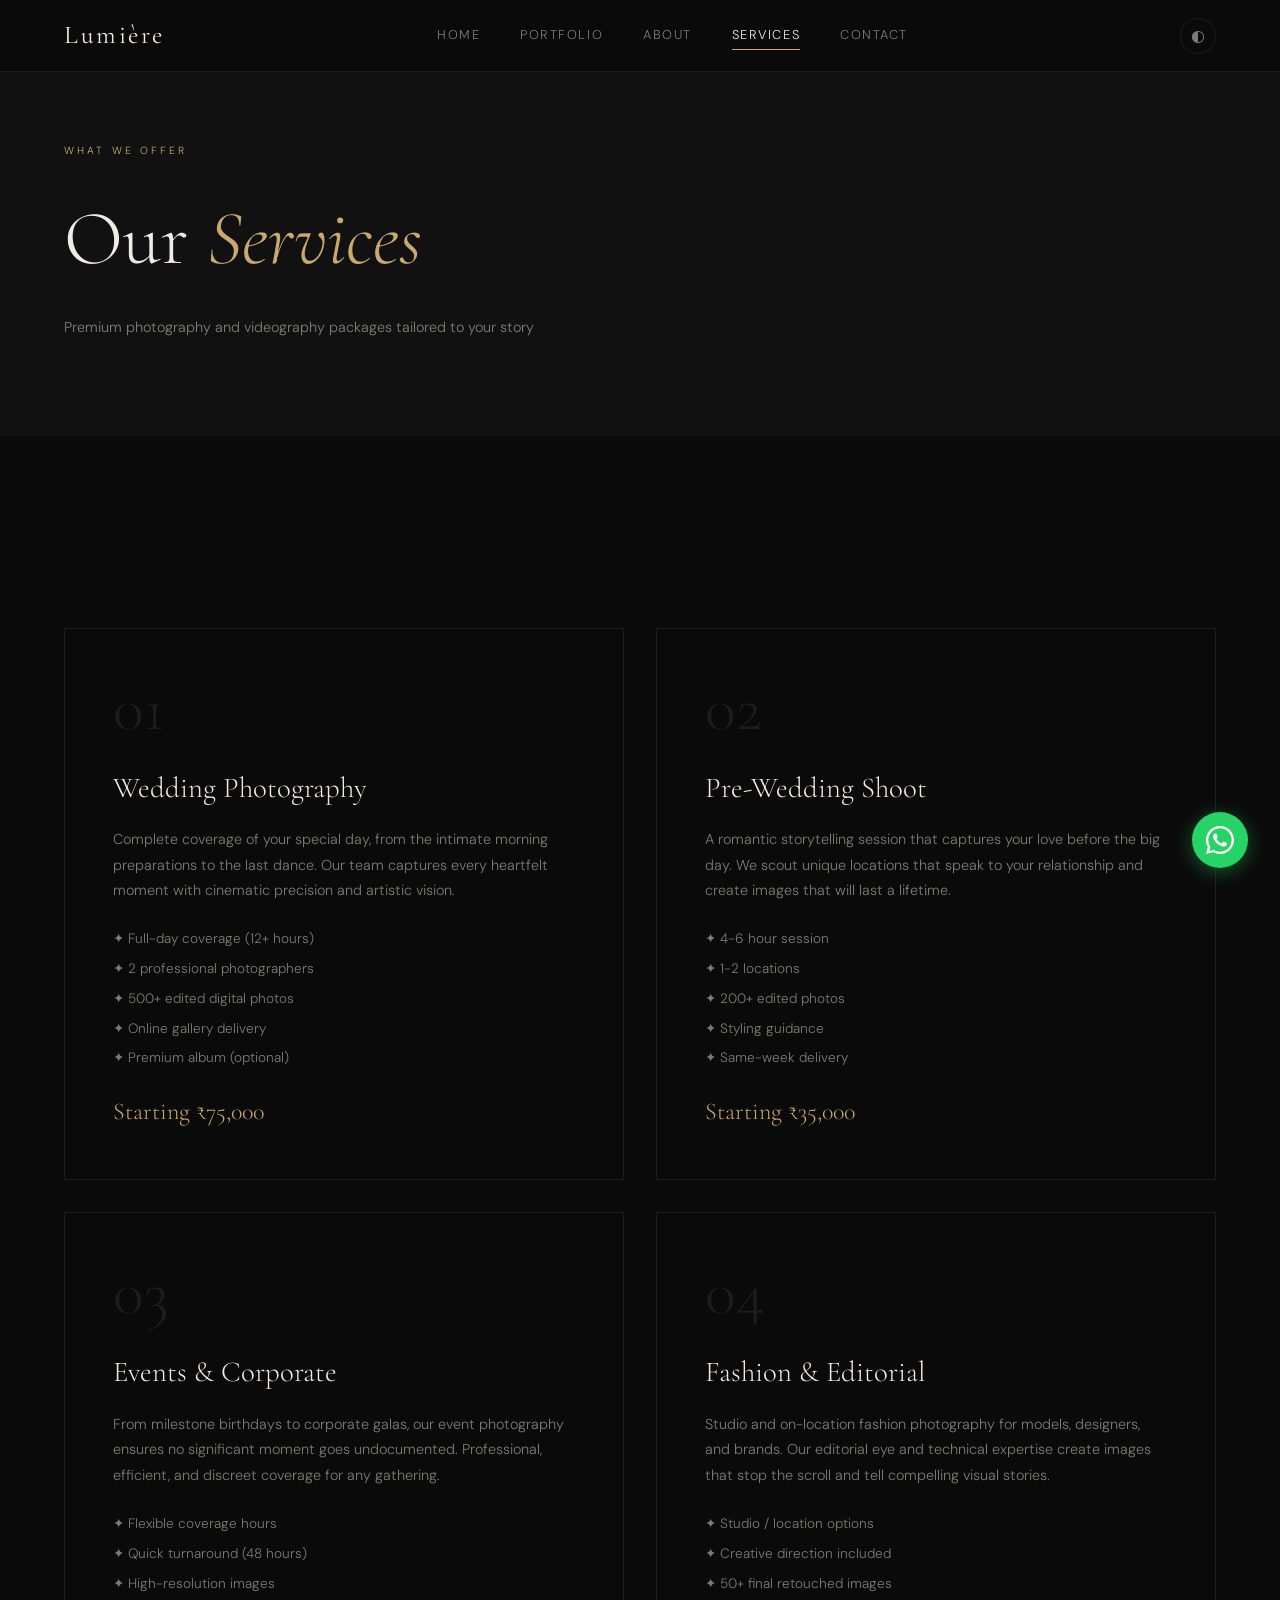
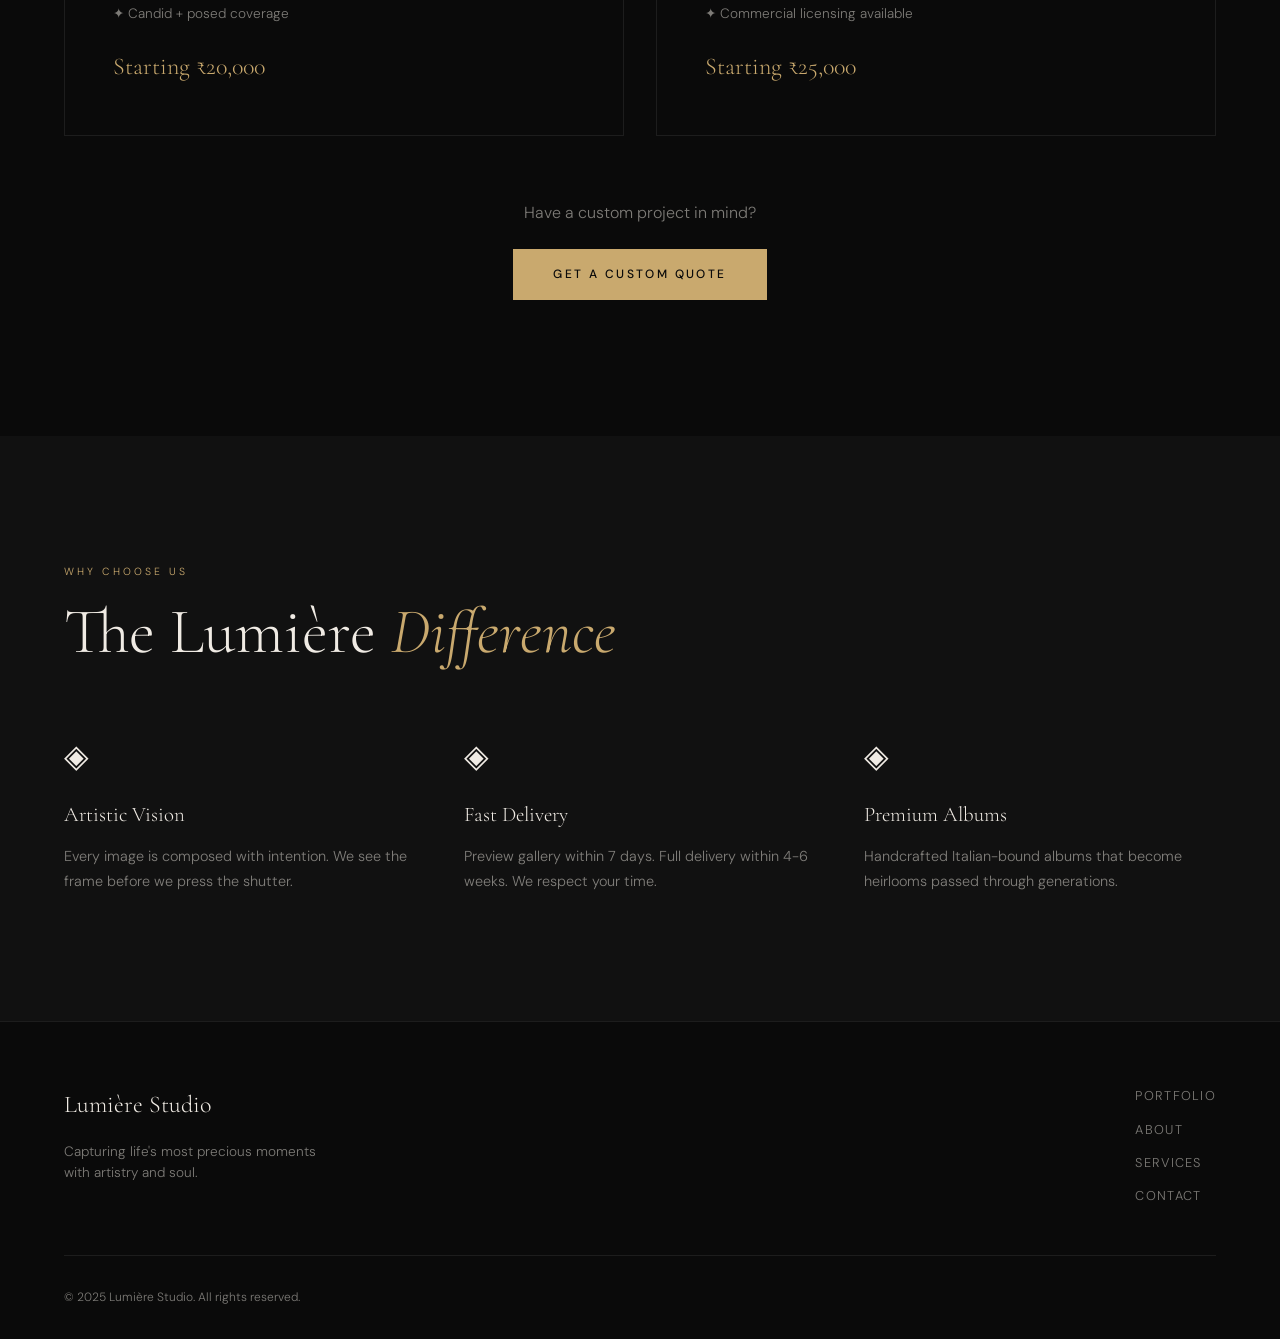
<file: services.html>
<!DOCTYPE html>
<html lang="en" data-theme="dark">
<head>
  <meta charset="UTF-8" />
  <meta name="viewport" content="width=device-width, initial-scale=1.0" />
  <title>Services — Lumière Studio</title>
  <link rel="preconnect" href="https://fonts.googleapis.com" />
  <link href="https://fonts.googleapis.com/css2?family=Cormorant+Garamond:ital,wght@0,300;0,400;0,600;1,300;1,400&family=DM+Sans:wght@300;400;500&display=swap" rel="stylesheet" />
  <link rel="stylesheet" href="css/main.css" />
</head>
<body>
  <nav class="nav scrolled" id="nav">
    <a href="index.html" class="nav-logo">Lumière</a>
    <div class="nav-links">
      <a href="index.html" class="nav-link">Home</a>
      <a href="portfolio.html" class="nav-link">Portfolio</a>
      <a href="about.html" class="nav-link">About</a>
      <a href="services.html" class="nav-link active">Services</a>
      <a href="contact.html" class="nav-link">Contact</a>
    </div>
    <div class="nav-actions">
      <button class="theme-toggle" id="themeToggle">◐</button>
      <button class="nav-burger" id="navBurger"><span></span><span></span></button>
    </div>
  </nav>

  <div class="mobile-menu" id="mobileMenu">
    <a href="index.html">Home</a>
    <a href="portfolio.html">Portfolio</a>
    <a href="about.html">About</a>
    <a href="services.html">Services</a>
    <a href="contact.html">Contact</a>
  </div>

  <div class="page-hero" style="padding-top:calc(72px + 4rem)">
    <span class="section-label">What We Offer</span>
    <h1 style="font-family:var(--font-display);font-size:clamp(3rem,6vw,5rem);font-weight:300;margin-top:1rem">
      Our <em style="font-style:italic;color:var(--accent)">Services</em>
    </h1>
    <p style="color:var(--text-muted);margin-top:1rem;font-size:0.9rem;max-width:500px">
      Premium photography and videography packages tailored to your story
    </p>
  </div>

  <section>
    <div class="services-grid">
      <div class="service-card">
        <div class="service-num">01</div>
        <h3>Wedding Photography</h3>
        <p>Complete coverage of your special day, from the intimate morning preparations to the last dance. Our team captures every heartfelt moment with cinematic precision and artistic vision.</p>
        <ul style="color:var(--text-muted);font-size:0.85rem;margin-bottom:1.5rem;display:flex;flex-direction:column;gap:0.5rem;list-style:none;padding:0">
          <li>✦ Full-day coverage (12+ hours)</li>
          <li>✦ 2 professional photographers</li>
          <li>✦ 500+ edited digital photos</li>
          <li>✦ Online gallery delivery</li>
          <li>✦ Premium album (optional)</li>
        </ul>
        <div class="service-price">Starting ₹75,000</div>
      </div>

      <div class="service-card">
        <div class="service-num">02</div>
        <h3>Pre-Wedding Shoot</h3>
        <p>A romantic storytelling session that captures your love before the big day. We scout unique locations that speak to your relationship and create images that will last a lifetime.</p>
        <ul style="color:var(--text-muted);font-size:0.85rem;margin-bottom:1.5rem;display:flex;flex-direction:column;gap:0.5rem;list-style:none;padding:0">
          <li>✦ 4-6 hour session</li>
          <li>✦ 1-2 locations</li>
          <li>✦ 200+ edited photos</li>
          <li>✦ Styling guidance</li>
          <li>✦ Same-week delivery</li>
        </ul>
        <div class="service-price">Starting ₹35,000</div>
      </div>

      <div class="service-card">
        <div class="service-num">03</div>
        <h3>Events & Corporate</h3>
        <p>From milestone birthdays to corporate galas, our event photography ensures no significant moment goes undocumented. Professional, efficient, and discreet coverage for any gathering.</p>
        <ul style="color:var(--text-muted);font-size:0.85rem;margin-bottom:1.5rem;display:flex;flex-direction:column;gap:0.5rem;list-style:none;padding:0">
          <li>✦ Flexible coverage hours</li>
          <li>✦ Quick turnaround (48 hours)</li>
          <li>✦ High-resolution images</li>
          <li>✦ Candid + posed coverage</li>
        </ul>
        <div class="service-price">Starting ₹20,000</div>
      </div>

      <div class="service-card">
        <div class="service-num">04</div>
        <h3>Fashion & Editorial</h3>
        <p>Studio and on-location fashion photography for models, designers, and brands. Our editorial eye and technical expertise create images that stop the scroll and tell compelling visual stories.</p>
        <ul style="color:var(--text-muted);font-size:0.85rem;margin-bottom:1.5rem;display:flex;flex-direction:column;gap:0.5rem;list-style:none;padding:0">
          <li>✦ Studio / location options</li>
          <li>✦ Creative direction included</li>
          <li>✦ 50+ final retouched images</li>
          <li>✦ Commercial licensing available</li>
        </ul>
        <div class="service-price">Starting ₹25,000</div>
      </div>
    </div>

    <div style="text-align:center;margin-top:4rem">
      <p style="color:var(--text-muted);margin-bottom:1.5rem">Have a custom project in mind?</p>
      <a href="contact.html" class="btn-primary">Get a Custom Quote</a>
    </div>
  </section>

  <!-- WHY US -->
  <section style="background:var(--bg2)">
    <div class="section-header">
      <span class="section-label">Why Choose Us</span>
      <h2 class="section-title">The Lumière <em>Difference</em></h2>
    </div>
    <div style="display:grid;grid-template-columns:repeat(3,1fr);gap:3rem">
      <div>
        <div style="font-size:2rem;margin-bottom:1rem">◈</div>
        <h4 style="font-family:var(--font-display);font-size:1.3rem;font-weight:300;margin-bottom:0.8rem">Artistic Vision</h4>
        <p style="color:var(--text-muted);font-size:0.9rem;line-height:1.7">Every image is composed with intention. We see the frame before we press the shutter.</p>
      </div>
      <div>
        <div style="font-size:2rem;margin-bottom:1rem">◈</div>
        <h4 style="font-family:var(--font-display);font-size:1.3rem;font-weight:300;margin-bottom:0.8rem">Fast Delivery</h4>
        <p style="color:var(--text-muted);font-size:0.9rem;line-height:1.7">Preview gallery within 7 days. Full delivery within 4-6 weeks. We respect your time.</p>
      </div>
      <div>
        <div style="font-size:2rem;margin-bottom:1rem">◈</div>
        <h4 style="font-family:var(--font-display);font-size:1.3rem;font-weight:300;margin-bottom:0.8rem">Premium Albums</h4>
        <p style="color:var(--text-muted);font-size:0.9rem;line-height:1.7">Handcrafted Italian-bound albums that become heirlooms passed through generations.</p>
      </div>
    </div>
  </section>

  <footer class="footer">
    <div class="footer-inner">
      <div class="footer-brand">
        <span class="footer-logo">Lumière Studio</span>
        <p>Capturing life's most precious moments with artistry and soul.</p>
      </div>
      <div class="footer-links">
        <a href="portfolio.html">Portfolio</a>
        <a href="about.html">About</a>
        <a href="services.html">Services</a>
        <a href="contact.html">Contact</a>
      </div>
    </div>
    <div class="footer-bottom">
      <span>© 2025 Lumière Studio. All rights reserved.</span>
    </div>
  </footer>

  <a href="https://wa.me/911234567890" class="whatsapp-btn" target="_blank">
    <svg viewBox="0 0 24 24" fill="currentColor"><path d="M17.472 14.382c-.297-.149-1.758-.867-2.03-.967-.273-.099-.471-.148-.67.15-.197.297-.767.966-.94 1.164-.173.199-.347.223-.644.075-.297-.15-1.255-.463-2.39-1.475-.883-.788-1.48-1.761-1.653-2.059-.173-.297-.018-.458.13-.606.134-.133.298-.347.446-.52.149-.174.198-.298.298-.497.099-.198.05-.371-.025-.52-.075-.149-.669-1.612-.916-2.207-.242-.579-.487-.5-.669-.51-.173-.008-.371-.01-.57-.01-.198 0-.52.074-.792.372-.272.297-1.04 1.016-1.04 2.479 0 1.462 1.065 2.875 1.213 3.074.149.198 2.096 3.2 5.077 4.487.709.306 1.262.489 1.694.625.712.227 1.36.195 1.871.118.571-.085 1.758-.719 2.006-1.413.248-.694.248-1.289.173-1.413-.074-.124-.272-.198-.57-.347z"/><path d="M12 0C5.373 0 0 5.373 0 12c0 2.126.554 4.122 1.523 5.854L.057 23.882l6.187-1.424A11.944 11.944 0 0012 24c6.627 0 12-5.373 12-12S18.627 0 12 0zm0 22c-1.946 0-3.769-.497-5.35-1.368l-3.774.868.894-3.656A9.958 9.958 0 012 12C2 6.477 6.477 2 12 2s10 4.477 10 10-4.477 10-10 10z"/></svg>
  </a>

  <script>
    const html = document.documentElement;
    html.setAttribute('data-theme', localStorage.getItem('theme') || 'dark');
    document.getElementById('themeToggle')?.addEventListener('click', () => {
      const next = html.getAttribute('data-theme') === 'dark' ? 'light' : 'dark';
      html.setAttribute('data-theme', next);
      localStorage.setItem('theme', next);
    });
    document.getElementById('navBurger')?.addEventListener('click', () => {
      document.getElementById('mobileMenu')?.classList.toggle('open');
    });
  </script>
</body>
</html>
</file>
<file: css/main.css>
/* ============================================
   LUMIÈRE STUDIO — Main Stylesheet
   ============================================ */

:root {
  --bg: #0a0a0a;
  --bg2: #111111;
  --bg3: #1a1a1a;
  --surface: #1e1e1e;
  --border: rgba(255,255,255,0.08);
  --text: #f0ebe4;
  --text-muted: rgba(240,235,228,0.5);
  --accent: #c9a96e;
  --accent2: #e8c99a;
  --white: #f0ebe4;
  --font-display: 'Cormorant Garamond', Georgia, serif;
  --font-body: 'DM Sans', system-ui, sans-serif;
  --nav-h: 72px;
  --transition: 0.35s cubic-bezier(0.4,0,0.2,1);
  --shadow: 0 20px 60px rgba(0,0,0,0.5);
}

[data-theme="light"] {
  --bg: #faf8f5;
  --bg2: #f2ede6;
  --bg3: #e8e0d5;
  --surface: #ffffff;
  --border: rgba(0,0,0,0.08);
  --text: #1a1510;
  --text-muted: rgba(26,21,16,0.5);
  --accent: #8b5e2a;
  --accent2: #c4854a;
  --shadow: 0 20px 60px rgba(0,0,0,0.1);
}

*, *::before, *::after { box-sizing: border-box; margin: 0; padding: 0; }

html { scroll-behavior: smooth; }

body {
  background: var(--bg);
  color: var(--text);
  font-family: var(--font-body);
  font-weight: 300;
  line-height: 1.6;
  overflow-x: hidden;
  transition: background var(--transition), color var(--transition);
}

a { color: inherit; text-decoration: none; }
img { max-width: 100%; display: block; }
button { cursor: pointer; border: none; background: none; font-family: inherit; }

/* ---- SCROLLBAR ---- */
::-webkit-scrollbar { width: 6px; }
::-webkit-scrollbar-track { background: var(--bg); }
::-webkit-scrollbar-thumb { background: var(--accent); border-radius: 3px; }

/* ---- NAV ---- */
.nav {
  position: fixed; top: 0; left: 0; right: 0; z-index: 100;
  height: var(--nav-h);
  display: flex; align-items: center; justify-content: space-between;
  padding: 0 5vw;
  transition: background var(--transition), backdrop-filter var(--transition), border-color var(--transition);
  border-bottom: 1px solid transparent;
}

.nav.scrolled {
  background: rgba(10,10,10,0.85);
  backdrop-filter: blur(20px);
  border-color: var(--border);
}

[data-theme="light"] .nav.scrolled {
  background: rgba(250,248,245,0.85);
}

.nav-logo {
  font-family: var(--font-display);
  font-size: 1.6rem;
  font-weight: 400;
  letter-spacing: 0.1em;
  color: var(--text);
}

.nav-links {
  display: flex; gap: 2.5rem;
}

.nav-link {
  font-size: 0.8rem;
  letter-spacing: 0.12em;
  text-transform: uppercase;
  color: var(--text-muted);
  transition: color var(--transition);
  position: relative;
}

.nav-link::after {
  content: '';
  position: absolute; bottom: -4px; left: 0; right: 0;
  height: 1px; background: var(--accent);
  transform: scaleX(0);
  transition: transform var(--transition);
}

.nav-link:hover, .nav-link.active {
  color: var(--text);
}

.nav-link:hover::after, .nav-link.active::after {
  transform: scaleX(1);
}

.nav-actions { display: flex; align-items: center; gap: 1rem; }

.theme-toggle {
  width: 36px; height: 36px;
  border-radius: 50%;
  display: flex; align-items: center; justify-content: center;
  color: var(--text-muted);
  border: 1px solid var(--border);
  font-size: 1rem;
  transition: all var(--transition);
}
.theme-toggle:hover { color: var(--accent); border-color: var(--accent); }

.nav-burger {
  display: none;
  flex-direction: column; gap: 5px;
  padding: 4px;
}
.nav-burger span {
  display: block; width: 22px; height: 1.5px;
  background: var(--text);
  transition: transform var(--transition);
}

/* ---- MOBILE MENU ---- */
.mobile-menu {
  position: fixed; inset: 0; z-index: 99;
  background: var(--bg);
  display: flex; flex-direction: column;
  align-items: center; justify-content: center; gap: 2.5rem;
  transform: translateY(-100%);
  transition: transform 0.5s cubic-bezier(0.4,0,0.2,1);
}
.mobile-menu.open { transform: translateY(0); }
.mobile-menu a {
  font-family: var(--font-display);
  font-size: 2.5rem;
  color: var(--text-muted);
  transition: color var(--transition);
}
.mobile-menu a:hover { color: var(--accent); }

/* ---- HERO ---- */
.hero {
  position: relative;
  min-height: 100vh;
  display: flex; align-items: center;
  padding: 0 10vw;
  overflow: hidden;
}

.hero-bg {
  position: absolute; inset: 0;
  background: 
    radial-gradient(ellipse 80% 60% at 70% 50%, rgba(201,169,110,0.08) 0%, transparent 60%),
    radial-gradient(ellipse 40% 40% at 80% 30%, rgba(201,169,110,0.05) 0%, transparent 50%);
}

.hero-bg::before {
  content: '';
  position: absolute; inset: 0;
  background: 
    linear-gradient(180deg, transparent 0%, rgba(10,10,10,0.3) 100%),
    repeating-linear-gradient(
      0deg,
      transparent,
      transparent 2px,
      rgba(255,255,255,0.01) 2px,
      rgba(255,255,255,0.01) 4px
    );
}

.hero-content {
  position: relative; z-index: 2;
  max-width: 700px;
}

.hero-eyebrow {
  display: block;
  font-size: 0.7rem;
  letter-spacing: 0.3em;
  text-transform: uppercase;
  color: var(--accent);
  margin-bottom: 2rem;
}

.hero-title {
  font-family: var(--font-display);
  font-size: clamp(4rem, 9vw, 8rem);
  font-weight: 300;
  line-height: 1;
  letter-spacing: -0.02em;
  margin-bottom: 2rem;
}

.hero-title em {
  font-style: italic;
  color: var(--accent);
}

.hero-sub {
  font-size: 0.85rem;
  letter-spacing: 0.25em;
  text-transform: uppercase;
  color: var(--text-muted);
  margin-bottom: 3rem;
}

.hero-scroll {
  position: absolute; bottom: 3rem; right: 5vw;
  display: flex; flex-direction: column; align-items: center; gap: 1rem;
  font-size: 0.65rem; letter-spacing: 0.2em; text-transform: uppercase;
  color: var(--text-muted);
}

.scroll-line {
  width: 1px; height: 60px;
  background: linear-gradient(to bottom, var(--accent), transparent);
  animation: scrollPulse 2s ease-in-out infinite;
}

@keyframes scrollPulse {
  0%, 100% { opacity: 0.3; }
  50% { opacity: 1; }
}

/* ---- BUTTONS ---- */
.btn-primary {
  display: inline-block;
  padding: 1rem 2.5rem;
  background: var(--accent);
  color: var(--bg);
  font-size: 0.75rem;
  letter-spacing: 0.2em;
  text-transform: uppercase;
  font-weight: 500;
  transition: all var(--transition);
  position: relative;
  overflow: hidden;
}

.btn-primary::before {
  content: '';
  position: absolute; inset: 0;
  background: var(--accent2);
  transform: translateX(-101%);
  transition: transform var(--transition);
}

.btn-primary:hover::before { transform: translateX(0); }
.btn-primary span, .btn-primary { position: relative; z-index: 1; }
.btn-primary:hover { color: var(--bg); }

.btn-outline {
  display: inline-block;
  padding: 1rem 2.5rem;
  border: 1px solid var(--accent);
  color: var(--accent);
  font-size: 0.75rem;
  letter-spacing: 0.2em;
  text-transform: uppercase;
  font-weight: 500;
  transition: all var(--transition);
}

.btn-outline:hover {
  background: var(--accent);
  color: var(--bg);
}

/* ---- SECTIONS ---- */
section { padding: 8rem 5vw; }

.section-header {
  margin-bottom: 4rem;
  display: flex;
  flex-direction: column;
  align-items: flex-start;
}

.section-label {
  font-size: 0.65rem;
  letter-spacing: 0.3em;
  text-transform: uppercase;
  color: var(--accent);
  margin-bottom: 1rem;
}

.section-title {
  font-family: var(--font-display);
  font-size: clamp(2.5rem, 5vw, 4rem);
  font-weight: 300;
  line-height: 1.1;
}

.section-title em { font-style: italic; color: var(--accent); }

/* ---- FEATURED GRID ---- */
.featured {
  background: var(--bg2);
}

.featured-grid {
  display: grid;
  grid-template-columns: repeat(3, 1fr);
  grid-template-rows: auto auto;
  gap: 1.5rem;
}

.featured-grid .photo-card:first-child {
  grid-row: span 2;
}

.photo-card {
  position: relative;
  overflow: hidden;
  background: var(--bg3);
  cursor: pointer;
}

.photo-card::before {
  content: '';
  position: absolute; inset: 0;
  background: linear-gradient(to top, rgba(0,0,0,0.6) 0%, transparent 50%);
  z-index: 1;
  opacity: 0;
  transition: opacity var(--transition);
}

.photo-card:hover::before { opacity: 1; }

.photo-card img {
  width: 100%; height: 100%;
  object-fit: cover;
  transition: transform 0.7s cubic-bezier(0.4,0,0.2,1);
  aspect-ratio: 4/3;
}

.featured-grid .photo-card:first-child img { aspect-ratio: 4/5; }

.photo-card:hover img { transform: scale(1.05); }

.photo-card-info {
  position: absolute; bottom: 0; left: 0; right: 0;
  padding: 1.5rem;
  z-index: 2;
  transform: translateY(10px);
  opacity: 0;
  transition: all var(--transition);
}

.photo-card:hover .photo-card-info {
  transform: translateY(0);
  opacity: 1;
}

.photo-card-cat {
  font-size: 0.65rem;
  letter-spacing: 0.2em;
  text-transform: uppercase;
  color: var(--accent);
  margin-bottom: 0.3rem;
}

.photo-card-title {
  font-family: var(--font-display);
  font-size: 1.2rem;
  color: white;
}

/* Placeholder cards */
.photo-card-placeholder {
  background: var(--bg3);
  display: flex; align-items: center; justify-content: center;
  min-height: 300px;
  aspect-ratio: 4/3;
  color: var(--text-muted);
  font-size: 0.8rem;
  letter-spacing: 0.1em;
}

.featured-cta {
  text-align: center;
  margin-top: 4rem;
}

/* ---- STATS ---- */
.stats {
  background: var(--bg);
  padding: 6rem 5vw;
}

.stats-inner {
  display: grid;
  grid-template-columns: repeat(4, 1fr);
  gap: 2rem;
  border-top: 1px solid var(--border);
  border-bottom: 1px solid var(--border);
  padding: 4rem 0;
}

.stat {
  text-align: center;
}

.stat-num {
  display: block;
  font-family: var(--font-display);
  font-size: clamp(2.5rem, 4vw, 3.5rem);
  font-weight: 300;
  color: var(--accent);
  line-height: 1;
  margin-bottom: 0.5rem;
}

.stat-num::after { content: '+'; }

.stat-label {
  font-size: 0.75rem;
  letter-spacing: 0.15em;
  text-transform: uppercase;
  color: var(--text-muted);
}

/* ---- CATEGORIES ---- */
.categories { background: var(--bg2); }

.cat-grid {
  display: grid;
  grid-template-columns: repeat(2, 1fr);
  gap: 1.5rem;
}

.cat-card {
  position: relative;
  overflow: hidden;
  padding: 4rem 3rem;
  min-height: 280px;
  display: flex; align-items: flex-end;
  transition: transform var(--transition);
}

.cat-card:hover { transform: translateY(-4px); }

.cat-bg {
  position: absolute; inset: 0;
  transition: transform 0.5s ease;
}

.cat-card:hover .cat-bg { transform: scale(1.03); }

.cat-content {
  position: relative; z-index: 1;
}

.cat-num {
  display: block;
  font-size: 0.65rem;
  letter-spacing: 0.3em;
  color: rgba(255,255,255,0.4);
  margin-bottom: 0.8rem;
}

.cat-card h3 {
  font-family: var(--font-display);
  font-size: 2.2rem;
  font-weight: 300;
  color: white;
  margin-bottom: 0.5rem;
}

.cat-card p {
  font-size: 0.85rem;
  color: rgba(255,255,255,0.6);
  margin-bottom: 1.5rem;
}

.cat-arrow {
  font-size: 1.5rem;
  color: var(--accent);
  transition: transform var(--transition);
  display: block;
}

.cat-card:hover .cat-arrow { transform: translateX(8px); }

/* ---- FOOTER ---- */
.footer {
  background: var(--bg);
  border-top: 1px solid var(--border);
  padding: 4rem 5vw 2rem;
}

.footer-inner {
  display: flex;
  justify-content: space-between;
  align-items: flex-start;
  margin-bottom: 3rem;
  flex-wrap: wrap;
  gap: 2rem;
}

.footer-logo {
  font-family: var(--font-display);
  font-size: 1.5rem;
  display: block;
  margin-bottom: 1rem;
}

.footer-brand p {
  font-size: 0.85rem;
  color: var(--text-muted);
  max-width: 280px;
}

.footer-links {
  display: flex; flex-direction: column; gap: 0.8rem;
}

.footer-links a {
  font-size: 0.8rem;
  letter-spacing: 0.1em;
  text-transform: uppercase;
  color: var(--text-muted);
  transition: color var(--transition);
}

.footer-links a:hover { color: var(--accent); }

.footer-bottom {
  border-top: 1px solid var(--border);
  padding-top: 2rem;
  font-size: 0.75rem;
  color: var(--text-muted);
}

/* ---- WHATSAPP ---- */
.whatsapp-btn {
  position: fixed; bottom: 2rem; right: 2rem;
  width: 56px; height: 56px;
  background: #25d366;
  border-radius: 50%;
  display: flex; align-items: center; justify-content: center;
  color: white;
  z-index: 90;
  box-shadow: 0 4px 20px rgba(37,211,102,0.4);
  transition: all var(--transition);
  animation: waFloat 3s ease-in-out infinite;
}

.whatsapp-btn svg { width: 28px; height: 28px; }

.whatsapp-btn:hover {
  transform: scale(1.1);
  box-shadow: 0 8px 30px rgba(37,211,102,0.6);
}

@keyframes waFloat {
  0%, 100% { transform: translateY(0); }
  50% { transform: translateY(-6px); }
}

.whatsapp-btn:hover { animation: none; }

/* ---- LIGHTBOX ---- */
.lightbox {
  position: fixed; inset: 0; z-index: 1000;
  background: rgba(0,0,0,0.95);
  display: flex; align-items: center; justify-content: center;
  opacity: 0; pointer-events: none;
  transition: opacity var(--transition);
}

.lightbox.open {
  opacity: 1;
  pointer-events: auto;
}

.lightbox-img-wrap {
  max-width: 90vw; max-height: 90vh;
  position: relative;
  display: flex; flex-direction: column; align-items: center;
}

.lightbox img {
  max-width: 90vw; max-height: 85vh;
  object-fit: contain;
  transform: scale(0.95);
  transition: transform 0.4s ease;
}

.lightbox.open img { transform: scale(1); }

.lightbox-caption {
  margin-top: 1rem;
  font-size: 0.8rem;
  letter-spacing: 0.1em;
  color: rgba(255,255,255,0.5);
}

.lightbox-close {
  position: absolute; top: 2rem; right: 2rem;
  color: rgba(255,255,255,0.6);
  font-size: 1.5rem;
  width: 44px; height: 44px;
  display: flex; align-items: center; justify-content: center;
  border-radius: 50%;
  border: 1px solid rgba(255,255,255,0.2);
  transition: all var(--transition);
}

.lightbox-close:hover { color: white; border-color: white; }

.lightbox-prev, .lightbox-next {
  position: absolute; top: 50%; transform: translateY(-50%);
  color: rgba(255,255,255,0.6);
  font-size: 3rem;
  width: 60px; height: 60px;
  display: flex; align-items: center; justify-content: center;
  border-radius: 50%;
  border: 1px solid rgba(255,255,255,0.1);
  transition: all var(--transition);
}

.lightbox-prev { left: 2rem; }
.lightbox-next { right: 2rem; }
.lightbox-prev:hover, .lightbox-next:hover { color: white; border-color: rgba(255,255,255,0.4); }

/* ---- REVEAL ANIMATIONS ---- */
.reveal {
  opacity: 0;
  transform: translateY(30px);
  transition: opacity 0.8s ease, transform 0.8s ease;
}

.reveal.visible {
  opacity: 1;
  transform: translateY(0);
}

.reveal:nth-child(1) { transition-delay: 0.1s; }
.reveal:nth-child(2) { transition-delay: 0.2s; }
.reveal:nth-child(3) { transition-delay: 0.3s; }
.reveal:nth-child(4) { transition-delay: 0.4s; }

/* ---- PORTFOLIO PAGE ---- */
.page-hero {
  padding: calc(var(--nav-h) + 6rem) 5vw 6rem;
  background: var(--bg2);
}

.page-hero h1 {
  font-family: var(--font-display);
  font-size: clamp(3rem, 6vw, 5rem);
  font-weight: 300;
}

.page-hero h1 em { font-style: italic; color: var(--accent); }

.filters {
  display: flex; gap: 0.75rem; flex-wrap: wrap;
  padding: 3rem 5vw;
  background: var(--bg);
  border-bottom: 1px solid var(--border);
}

.filter-btn {
  padding: 0.6rem 1.5rem;
  font-size: 0.7rem;
  letter-spacing: 0.15em;
  text-transform: uppercase;
  border: 1px solid var(--border);
  color: var(--text-muted);
  border-radius: 100px;
  transition: all var(--transition);
  font-family: var(--font-body);
}

.filter-btn:hover, .filter-btn.active {
  border-color: var(--accent);
  color: var(--accent);
  background: rgba(201,169,110,0.08);
}

/* ---- MASONRY GALLERY ---- */
.gallery-section { padding: 4rem 5vw 8rem; }

.masonry {
  columns: 3;
  column-gap: 1.5rem;
}

.masonry-item {
  break-inside: avoid;
  margin-bottom: 1.5rem;
  position: relative;
  overflow: hidden;
  cursor: pointer;
  background: var(--bg3);
}

.masonry-item img {
  width: 100%;
  display: block;
  transition: transform 0.6s ease;
}

.masonry-item:hover img { transform: scale(1.04); }

.masonry-item::after {
  content: attr(data-category);
  position: absolute;
  bottom: 0; left: 0; right: 0;
  padding: 1rem;
  background: linear-gradient(transparent, rgba(0,0,0,0.7));
  color: rgba(255,255,255,0.7);
  font-size: 0.65rem;
  letter-spacing: 0.2em;
  text-transform: uppercase;
  opacity: 0;
  transition: opacity var(--transition);
}

.masonry-item:hover::after { opacity: 1; }

.masonry-item.hidden { display: none; }

/* Placeholder masonry item */
.masonry-item.placeholder {
  background: var(--bg3);
  display: flex; align-items: center; justify-content: center;
  font-size: 0.75rem; color: var(--text-muted);
}

.masonry-item.placeholder::after { display: none; }

/* ---- ABOUT PAGE ---- */
.about-grid {
  display: grid;
  grid-template-columns: 1fr 1fr;
  gap: 6rem;
  align-items: center;
}

.about-img-wrap {
  position: relative;
}

.about-img-wrap img {
  width: 100%;
  aspect-ratio: 3/4;
  object-fit: cover;
}

.about-img-wrap::before {
  content: '';
  position: absolute;
  top: -2rem; left: -2rem;
  right: 2rem; bottom: 2rem;
  border: 1px solid var(--accent);
  z-index: -1;
}

.about-text h2 {
  font-family: var(--font-display);
  font-size: clamp(2rem, 3.5vw, 3rem);
  font-weight: 300;
  margin-bottom: 2rem;
  line-height: 1.2;
}

.about-text h2 em { font-style: italic; color: var(--accent); }

.about-text p {
  color: var(--text-muted);
  margin-bottom: 1.5rem;
  line-height: 1.8;
}

/* ---- SERVICES PAGE ---- */
.services-grid {
  display: grid;
  grid-template-columns: repeat(2, 1fr);
  gap: 2rem;
  margin-top: 4rem;
}

.service-card {
  padding: 3rem;
  border: 1px solid var(--border);
  position: relative;
  overflow: hidden;
  transition: border-color var(--transition);
}

.service-card:hover { border-color: var(--accent); }

.service-card::before {
  content: '';
  position: absolute; top: 0; left: 0; right: 0;
  height: 3px;
  background: var(--accent);
  transform: scaleX(0);
  transition: transform var(--transition);
}

.service-card:hover::before { transform: scaleX(1); }

.service-num {
  font-family: var(--font-display);
  font-size: 4rem;
  font-weight: 300;
  color: var(--border);
  line-height: 1;
  margin-bottom: 1.5rem;
}

.service-card h3 {
  font-family: var(--font-display);
  font-size: 1.8rem;
  font-weight: 300;
  margin-bottom: 1rem;
}

.service-card p {
  color: var(--text-muted);
  font-size: 0.9rem;
  line-height: 1.8;
  margin-bottom: 1.5rem;
}

.service-price {
  font-family: var(--font-display);
  font-size: 1.5rem;
  color: var(--accent);
}

/* ---- CONTACT PAGE ---- */
.contact-grid {
  display: grid;
  grid-template-columns: 1fr 1.5fr;
  gap: 6rem;
  padding-top: 2rem;
}

.contact-info h3 {
  font-family: var(--font-display);
  font-size: 1.5rem;
  font-weight: 300;
  margin-bottom: 2rem;
}

.contact-detail {
  display: flex;
  flex-direction: column;
  gap: 1.5rem;
  margin-bottom: 3rem;
}

.contact-item {
  display: flex; gap: 1rem;
  align-items: flex-start;
}

.contact-item-icon {
  width: 36px; height: 36px;
  border: 1px solid var(--border);
  border-radius: 50%;
  display: flex; align-items: center; justify-content: center;
  font-size: 0.9rem;
  flex-shrink: 0;
  margin-top: 2px;
}

.contact-item-text {
  font-size: 0.85rem;
  color: var(--text-muted);
  line-height: 1.6;
}

.contact-item-text strong {
  display: block;
  color: var(--text);
  font-weight: 500;
  margin-bottom: 0.2rem;
}

.contact-form {
  display: flex; flex-direction: column; gap: 1.5rem;
}

.form-row {
  display: grid;
  grid-template-columns: 1fr 1fr;
  gap: 1.5rem;
}

.form-group {
  display: flex; flex-direction: column; gap: 0.5rem;
}

.form-group label {
  font-size: 0.7rem;
  letter-spacing: 0.15em;
  text-transform: uppercase;
  color: var(--text-muted);
}

.form-group input,
.form-group select,
.form-group textarea {
  background: var(--bg3);
  border: 1px solid var(--border);
  padding: 0.9rem 1rem;
  color: var(--text);
  font-family: var(--font-body);
  font-size: 0.9rem;
  transition: border-color var(--transition);
  outline: none;
  width: 100%;
}

.form-group input:focus,
.form-group select:focus,
.form-group textarea:focus {
  border-color: var(--accent);
}

.form-group select option { background: var(--bg3); }
.form-group textarea { resize: vertical; min-height: 140px; }

.form-success {
  display: none;
  padding: 1rem 1.5rem;
  background: rgba(201,169,110,0.1);
  border: 1px solid var(--accent);
  color: var(--accent);
  font-size: 0.9rem;
}

/* ---- ADMIN STYLES ---- */
.admin-body {
  background: var(--bg);
  min-height: 100vh;
  font-family: var(--font-body);
}

.login-page {
  min-height: 100vh;
  display: flex; align-items: center; justify-content: center;
  padding: 2rem;
  background: var(--bg);
}

.login-card {
  width: 100%; max-width: 420px;
  background: var(--surface);
  border: 1px solid var(--border);
  padding: 3rem;
}

.login-logo {
  font-family: var(--font-display);
  font-size: 2rem;
  text-align: center;
  margin-bottom: 0.5rem;
}

.login-sub {
  text-align: center;
  font-size: 0.8rem;
  color: var(--text-muted);
  letter-spacing: 0.1em;
  margin-bottom: 3rem;
}

.login-form {
  display: flex; flex-direction: column; gap: 1.5rem;
}

.login-error {
  padding: 0.8rem 1rem;
  background: rgba(220,53,69,0.1);
  border: 1px solid rgba(220,53,69,0.3);
  color: #e57373;
  font-size: 0.85rem;
  display: none;
}

/* ---- ADMIN DASHBOARD ---- */
.admin-layout {
  display: flex; min-height: 100vh;
}

.admin-sidebar {
  width: 260px; flex-shrink: 0;
  background: var(--bg2);
  border-right: 1px solid var(--border);
  padding: 2rem 0;
  position: fixed; top: 0; left: 0; bottom: 0;
  display: flex; flex-direction: column;
  z-index: 50;
}

.admin-brand {
  padding: 0 1.5rem 2rem;
  border-bottom: 1px solid var(--border);
  margin-bottom: 1.5rem;
}

.admin-brand span {
  font-family: var(--font-display);
  font-size: 1.4rem;
}

.admin-brand small {
  display: block;
  font-size: 0.65rem;
  color: var(--text-muted);
  letter-spacing: 0.15em;
  text-transform: uppercase;
}

.admin-nav {
  display: flex; flex-direction: column; flex: 1;
  padding: 0 0.75rem;
  gap: 0.25rem;
}

.admin-nav-item {
  display: flex; align-items: center; gap: 0.8rem;
  padding: 0.75rem 0.75rem;
  border-radius: 6px;
  font-size: 0.85rem;
  color: var(--text-muted);
  transition: all var(--transition);
  cursor: pointer;
}

.admin-nav-item:hover, .admin-nav-item.active {
  background: rgba(201,169,110,0.1);
  color: var(--accent);
}

.admin-nav-item span { font-size: 1rem; }

.admin-logout {
  padding: 0 1.5rem;
  margin-top: auto;
}

.admin-main {
  margin-left: 260px;
  flex: 1;
  padding: 2.5rem;
  min-height: 100vh;
}

.admin-header {
  display: flex; justify-content: space-between; align-items: center;
  margin-bottom: 2.5rem;
  padding-bottom: 1.5rem;
  border-bottom: 1px solid var(--border);
}

.admin-header h1 {
  font-family: var(--font-display);
  font-size: 1.8rem;
  font-weight: 300;
}

.admin-stats {
  display: grid; grid-template-columns: repeat(4, 1fr); gap: 1.5rem;
  margin-bottom: 2.5rem;
}

.admin-stat-card {
  background: var(--surface);
  border: 1px solid var(--border);
  padding: 1.5rem;
}

.admin-stat-card .num {
  font-family: var(--font-display);
  font-size: 2.5rem;
  font-weight: 300;
  color: var(--accent);
  line-height: 1;
}

.admin-stat-card .lbl {
  font-size: 0.75rem;
  letter-spacing: 0.1em;
  text-transform: uppercase;
  color: var(--text-muted);
  margin-top: 0.5rem;
}

.admin-panel {
  background: var(--surface);
  border: 1px solid var(--border);
  padding: 2rem;
  display: none;
}

.admin-panel.active { display: block; }

.admin-panel-title {
  font-family: var(--font-display);
  font-size: 1.4rem;
  font-weight: 300;
  margin-bottom: 1.5rem;
  padding-bottom: 1rem;
  border-bottom: 1px solid var(--border);
}

.upload-area {
  border: 2px dashed var(--border);
  padding: 3rem;
  text-align: center;
  cursor: pointer;
  transition: border-color var(--transition);
  margin-bottom: 1.5rem;
}

.upload-area:hover, .upload-area.dragover {
  border-color: var(--accent);
}

.upload-area p { color: var(--text-muted); font-size: 0.9rem; }
.upload-area strong { color: var(--accent); }
.upload-preview { max-width: 200px; margin: 1rem auto 0; }

/* Photo grid in admin */
.admin-photo-grid {
  display: grid;
  grid-template-columns: repeat(auto-fill, minmax(180px, 1fr));
  gap: 1rem;
  margin-top: 1.5rem;
}

.admin-photo-item {
  position: relative;
  aspect-ratio: 1;
  overflow: hidden;
  background: var(--bg3);
  group: true;
}

.admin-photo-item img {
  width: 100%; height: 100%;
  object-fit: cover;
  transition: transform 0.3s ease;
}

.admin-photo-item:hover img { transform: scale(1.05); opacity: 0.5; }

.admin-photo-actions {
  position: absolute; inset: 0;
  display: flex; align-items: center; justify-content: center; gap: 0.5rem;
  opacity: 0;
  transition: opacity var(--transition);
}

.admin-photo-item:hover .admin-photo-actions { opacity: 1; }

.admin-photo-btn {
  width: 36px; height: 36px;
  border-radius: 50%;
  display: flex; align-items: center; justify-content: center;
  font-size: 0.85rem;
  transition: all var(--transition);
}

.admin-photo-btn.edit {
  background: var(--accent);
  color: var(--bg);
}

.admin-photo-btn.delete {
  background: #e53e3e;
  color: white;
}

.admin-photo-cat {
  position: absolute; bottom: 0; left: 0; right: 0;
  padding: 0.4rem 0.6rem;
  background: rgba(0,0,0,0.7);
  font-size: 0.65rem;
  letter-spacing: 0.1em;
  text-transform: uppercase;
  color: rgba(255,255,255,0.7);
}

/* Notification */
.admin-toast {
  position: fixed; bottom: 2rem; right: 2rem;
  background: var(--accent);
  color: var(--bg);
  padding: 0.8rem 1.5rem;
  font-size: 0.85rem;
  font-weight: 500;
  z-index: 9999;
  transform: translateY(100px);
  opacity: 0;
  transition: all 0.3s ease;
}

.admin-toast.show {
  transform: translateY(0);
  opacity: 1;
}

/* Modal */
.modal {
  position: fixed; inset: 0; z-index: 999;
  background: rgba(0,0,0,0.8);
  display: flex; align-items: center; justify-content: center;
  opacity: 0; pointer-events: none;
  transition: opacity var(--transition);
}

.modal.open { opacity: 1; pointer-events: auto; }

.modal-card {
  background: var(--surface);
  border: 1px solid var(--border);
  padding: 2rem;
  width: 100%; max-width: 400px;
}

.modal-title {
  font-family: var(--font-display);
  font-size: 1.4rem;
  margin-bottom: 1.5rem;
}

.modal-actions {
  display: flex; gap: 1rem; justify-content: flex-end;
  margin-top: 1.5rem;
}

.btn-danger {
  padding: 0.7rem 1.5rem;
  background: #e53e3e;
  color: white;
  font-size: 0.8rem;
  letter-spacing: 0.1em;
  text-transform: uppercase;
  cursor: pointer;
  border: none;
  font-family: var(--font-body);
  transition: background var(--transition);
}

.btn-danger:hover { background: #c53030; }

.btn-cancel {
  padding: 0.7rem 1.5rem;
  border: 1px solid var(--border);
  color: var(--text-muted);
  font-size: 0.8rem;
  letter-spacing: 0.1em;
  text-transform: uppercase;
  cursor: pointer;
  font-family: var(--font-body);
  background: none;
  transition: all var(--transition);
}

.btn-cancel:hover { border-color: var(--text-muted); color: var(--text); }

/* ---- RESPONSIVE ---- */
@media (max-width: 1024px) {
  .stats-inner { grid-template-columns: repeat(2, 1fr); }
  .featured-grid { grid-template-columns: 1fr 1fr; }
  .featured-grid .photo-card:first-child { grid-row: span 1; }
  .admin-stats { grid-template-columns: repeat(2, 1fr); }
}

@media (max-width: 768px) {
  .nav-links { display: none; }
  .nav-burger { display: flex; }
  .hero-title { font-size: clamp(3rem, 12vw, 5rem); }
  .featured-grid { grid-template-columns: 1fr; }
  .cat-grid { grid-template-columns: 1fr; }
  .stats-inner { grid-template-columns: repeat(2, 1fr); }
  .masonry { columns: 2; }
  .about-grid { grid-template-columns: 1fr; }
  .services-grid { grid-template-columns: 1fr; }
  .contact-grid { grid-template-columns: 1fr; }
  .form-row { grid-template-columns: 1fr; }
  .admin-sidebar { transform: translateX(-100%); }
  .admin-sidebar.open { transform: translateX(0); }
  .admin-main { margin-left: 0; }
  .admin-stats { grid-template-columns: repeat(2, 1fr); }
  .lightbox-prev { left: 0.5rem; }
  .lightbox-next { right: 0.5rem; }
}

@media (max-width: 480px) {
  .masonry { columns: 1; }
  section { padding: 5rem 5vw; }
}
</file>
